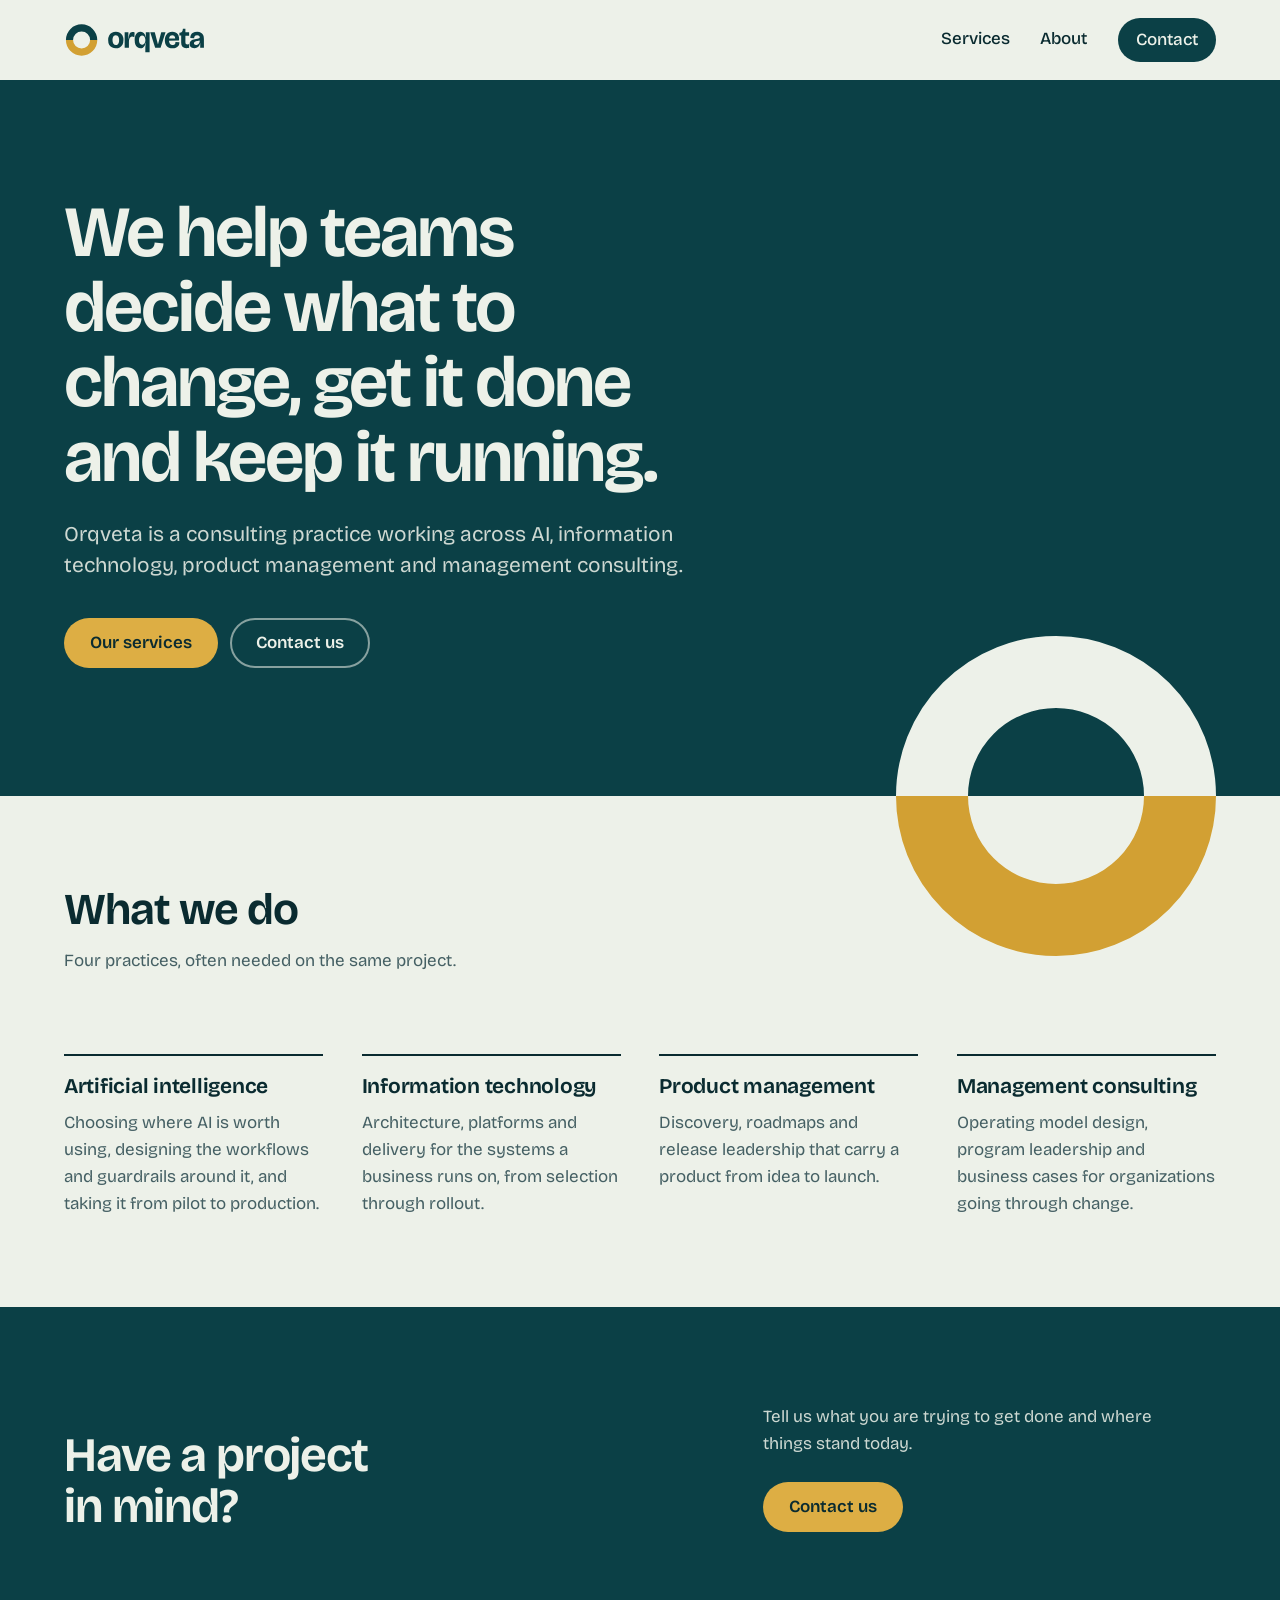
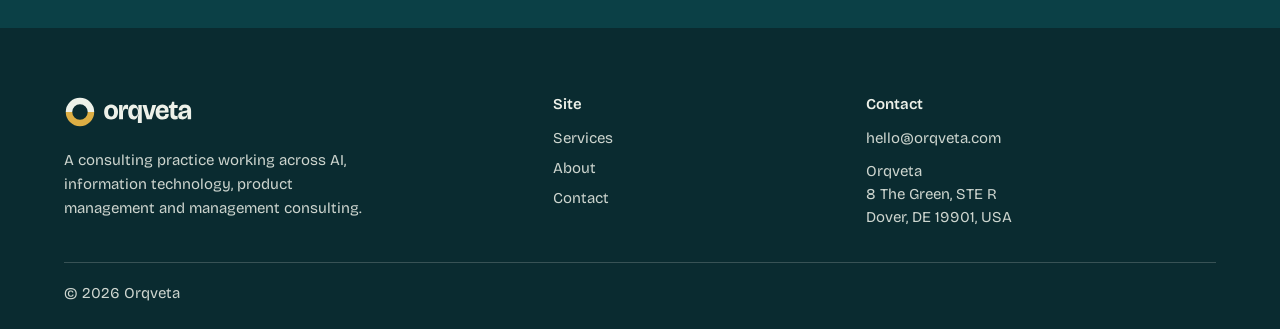
<file: index.html>
<!DOCTYPE html>
<html lang="en">
<head>
<meta charset="utf-8">
<meta name="viewport" content="width=device-width, initial-scale=1">
<title>Orqveta | AI, IT, product and management consulting</title>
<meta name="description" content="Orqveta is a consulting practice working across AI, information technology, product management and management consulting.">
<link rel="canonical" href="https://orqveta.com/">
<meta property="og:type" content="website">
<meta property="og:site_name" content="Orqveta">
<meta property="og:title" content="Orqveta | AI, IT, product and management consulting">
<meta property="og:description" content="Orqveta is a consulting practice working across AI, information technology, product management and management consulting.">
<meta property="og:url" content="https://orqveta.com/">
<meta property="og:image" content="https://orqveta.com/og.png">
<meta name="twitter:card" content="summary_large_image">
<meta name="theme-color" content="#0B4046">
<link rel="icon" href="favicon.svg" type="image/svg+xml">
<link rel="apple-touch-icon" href="apple-touch-icon.png">
<link rel="preload" href="bricolage.woff2" as="font" type="font/woff2" crossorigin>
<link rel="stylesheet" href="styles.css">
<script type="application/ld+json">{"@context": "https://schema.org", "@type": "Organization", "name": "Orqveta", "url": "https://orqveta.com/", "logo": "https://orqveta.com/apple-touch-icon.png", "email": "hello@orqveta.com", "description": "A consulting practice working across AI, information technology, product management and management consulting.", "address": {"@type": "PostalAddress", "streetAddress": "8 The Green, STE R", "addressLocality": "Dover", "addressRegion": "DE", "postalCode": "19901", "addressCountry": "US"}}</script>
</head>
<body>
<a class="skip" href="#main">Skip to content</a>
<header class="site-header">
  <div class="wrap bar">
    <a class="brand" href="./"><img src="orqveta-logo.svg" alt="Orqveta" width="142" height="44"></a>
    <nav class="nav" aria-label="Main">
      <a href="services.html">Services</a>
      <a href="about.html">About</a>
      <a class="nav-cta" href="contact.html">Contact</a>
    </nav>
  </div>
</header>
<main id="main">
<section class="hero">
  <div class="wrap hero-inner">
    <h1>We help teams decide what to change, get it done and keep it running.</h1>
    <p class="lead">Orqveta is a consulting practice working across AI, information technology, product management and management consulting.</p>
    <p class="actions"><a class="btn btn-brass" href="services.html">Our services</a><a class="btn btn-line" href="contact.html">Contact us</a></p>
    <span class="ring" aria-hidden="true"></span>
  </div>
</section>
<section class="section below-hero">
  <div class="wrap">
    <div class="section-head">
      <h2>What we do</h2>
      <p>Four practices, often needed on the same project.</p>
    </div>
    <div class="practices">
      <article class="practice"><h3><a href="services.html#ai">Artificial intelligence</a></h3><p>Choosing where AI is worth using, designing the workflows and guardrails around it, and taking it from pilot to production.</p></article>
      <article class="practice"><h3><a href="services.html#it">Information technology</a></h3><p>Architecture, platforms and delivery for the systems a business runs on, from selection through rollout.</p></article>
      <article class="practice"><h3><a href="services.html#product">Product management</a></h3><p>Discovery, roadmaps and release leadership that carry a product from idea to launch.</p></article>
      <article class="practice"><h3><a href="services.html#management">Management consulting</a></h3><p>Operating model design, program leadership and business cases for organizations going through change.</p></article>
    </div>
  </div>
</section>
</main>
<section class="cta">
  <div class="wrap cta-inner">
    <h2>Have a project in mind?</h2>
    <div>
      <p>Tell us what you are trying to get done and where things stand today.</p>
      <p class="actions"><a class="btn btn-brass" href="contact.html">Contact us</a></p>
    </div>
  </div>
</section>
<footer class="site-footer">
  <div class="wrap">
    <div class="footer-grid">
      <div class="footer-brand">
        <img src="orqveta-logo-light.svg" alt="Orqveta" width="129" height="40">
        <p>A consulting practice working across AI, information technology, product management and management consulting.</p>
      </div>
      <div>
        <h2>Site</h2>
        <ul>
          <li><a href="services.html">Services</a></li>
          <li><a href="about.html">About</a></li>
          <li><a href="contact.html">Contact</a></li>
        </ul>
      </div>
      <div>
        <h2>Contact</h2>
        <p><a href="mailto:hello@orqveta.com">hello@orqveta.com</a></p>
        <address>Orqveta<br>8 The Green, STE R<br>Dover, DE 19901, USA</address>
      </div>
    </div>
    <p class="legal">&copy; 2026 Orqveta</p>
  </div>
</footer>
</body>
</html>
</file>
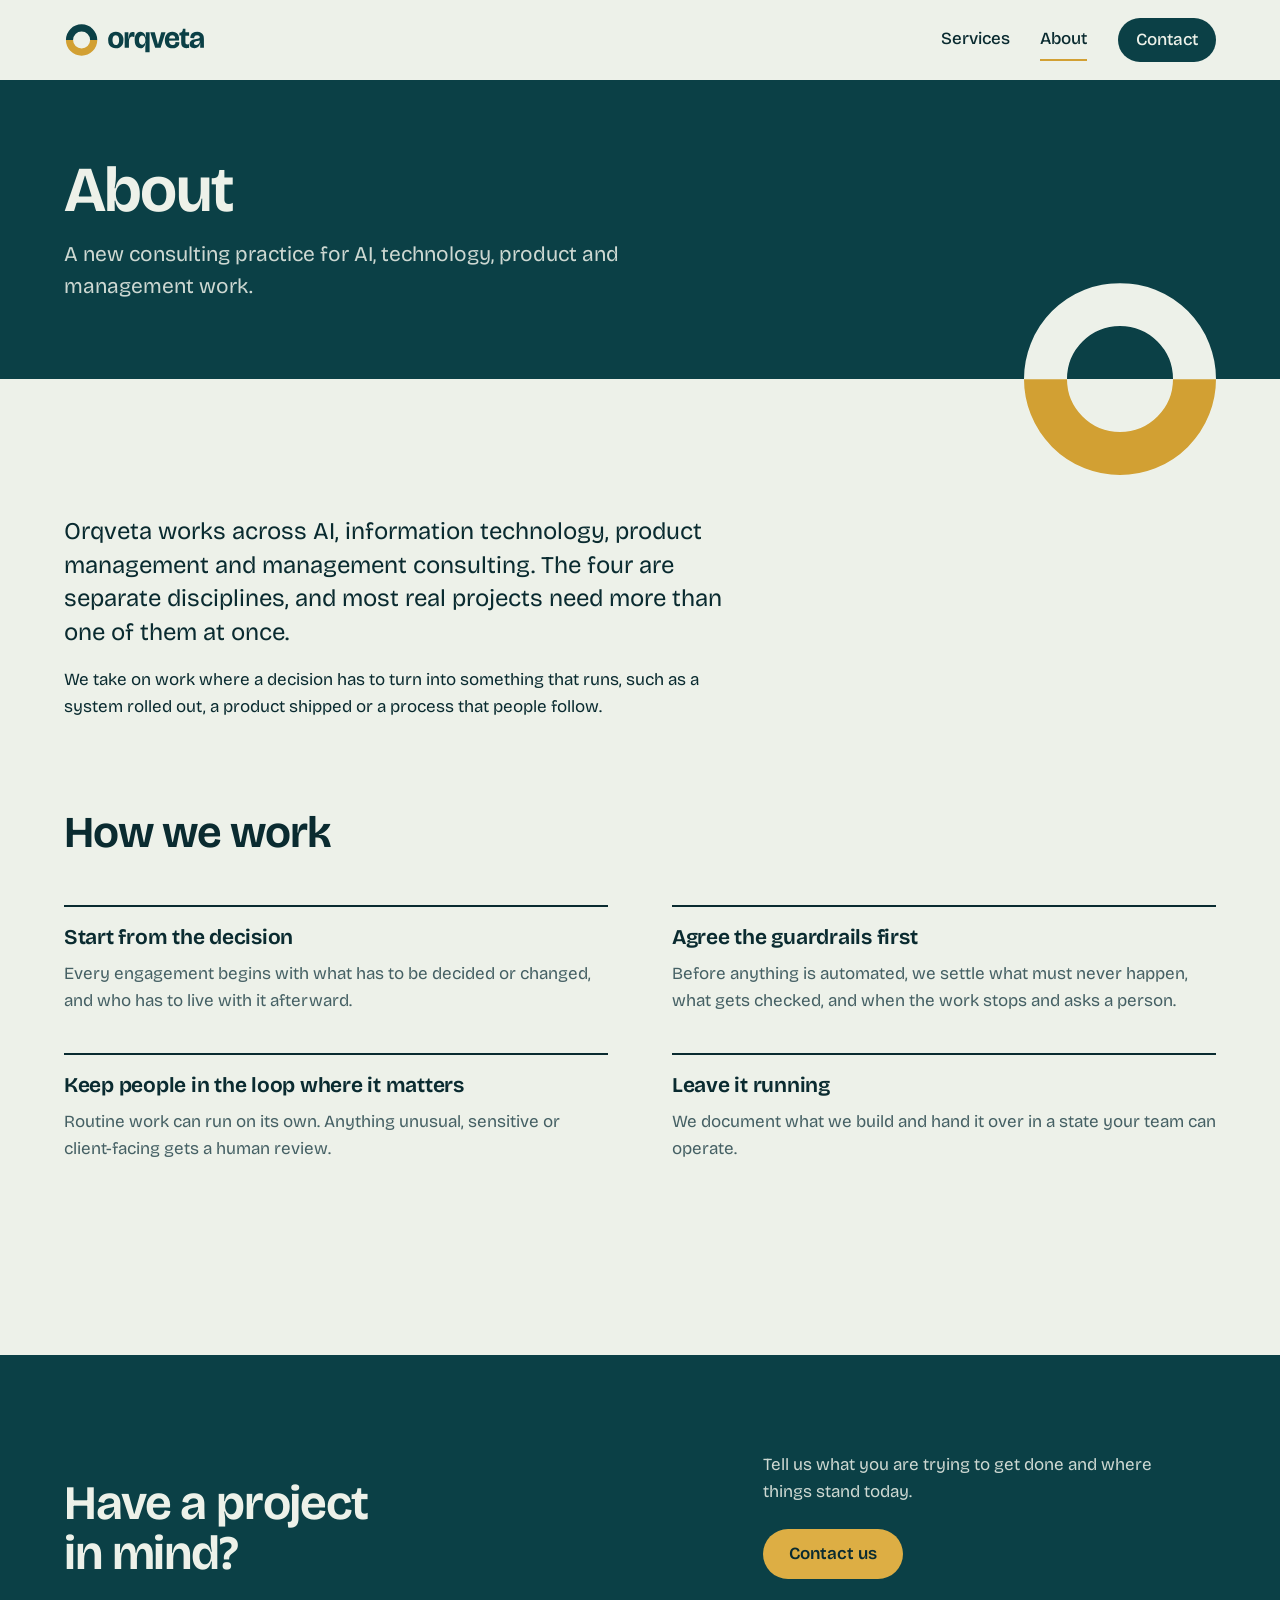
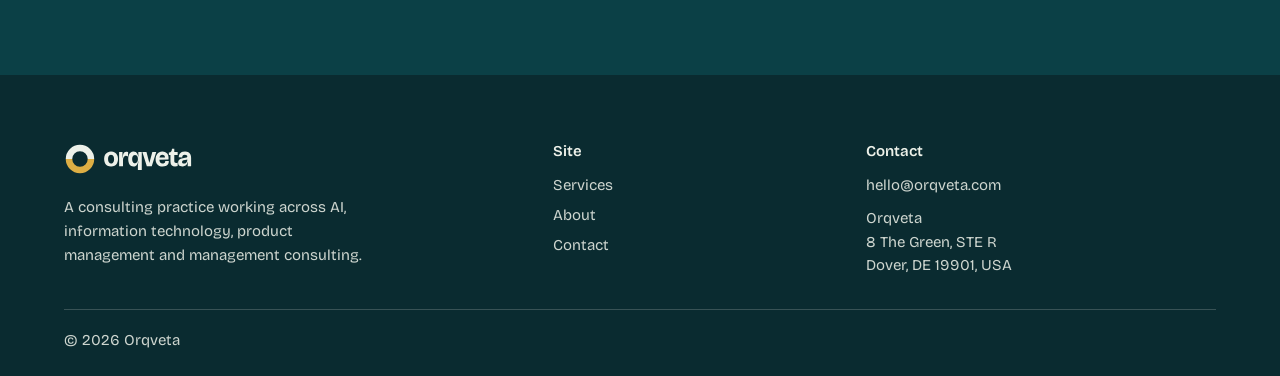
<file: about.html>
<!DOCTYPE html>
<html lang="en">
<head>
<meta charset="utf-8">
<meta name="viewport" content="width=device-width, initial-scale=1">
<title>About | Orqveta</title>
<meta name="description" content="Orqveta is a new consulting practice for AI, technology, product and management work.">
<link rel="canonical" href="https://orqveta.com/about.html">
<meta property="og:type" content="website">
<meta property="og:site_name" content="Orqveta">
<meta property="og:title" content="About | Orqveta">
<meta property="og:description" content="Orqveta is a new consulting practice for AI, technology, product and management work.">
<meta property="og:url" content="https://orqveta.com/about.html">
<meta property="og:image" content="https://orqveta.com/og.png">
<meta name="twitter:card" content="summary_large_image">
<meta name="theme-color" content="#0B4046">
<link rel="icon" href="favicon.svg" type="image/svg+xml">
<link rel="apple-touch-icon" href="apple-touch-icon.png">
<link rel="preload" href="bricolage.woff2" as="font" type="font/woff2" crossorigin>
<link rel="stylesheet" href="styles.css">
</head>
<body>
<a class="skip" href="#main">Skip to content</a>
<header class="site-header">
  <div class="wrap bar">
    <a class="brand" href="./"><img src="orqveta-logo.svg" alt="Orqveta" width="142" height="44"></a>
    <nav class="nav" aria-label="Main">
      <a href="services.html">Services</a>
      <a href="about.html" aria-current="page">About</a>
      <a class="nav-cta" href="contact.html">Contact</a>
    </nav>
  </div>
</header>
<main id="main">
<section class="page-hero">
  <div class="wrap page-hero-inner">
    <h1>About</h1>
    <p class="lead">A new consulting practice for AI, technology, product and management work.</p>
    <span class="ring" aria-hidden="true"></span>
  </div>
</section>
<div class="wrap page-body">
  <div class="prose">
    <p class="big">Orqveta works across AI, information technology, product management and management consulting. The four are separate disciplines, and most real projects need more than one of them at once.</p>
    <p>We take on work where a decision has to turn into something that runs, such as a system rolled out, a product shipped or a process that people follow.</p>
  </div>
  <section class="section" aria-labelledby="how">
    <div class="section-head">
      <h2 id="how">How we work</h2>
    </div>
    <div class="principles">
      <article class="practice"><h3>Start from the decision</h3><p>Every engagement begins with what has to be decided or changed, and who has to live with it afterward.</p></article>
      <article class="practice"><h3>Agree the guardrails first</h3><p>Before anything is automated, we settle what must never happen, what gets checked, and when the work stops and asks a person.</p></article>
      <article class="practice"><h3>Keep people in the loop where it matters</h3><p>Routine work can run on its own. Anything unusual, sensitive or client-facing gets a human review.</p></article>
      <article class="practice"><h3>Leave it running</h3><p>We document what we build and hand it over in a state your team can operate.</p></article>
    </div>
  </section>
</div>
</main>
<section class="cta">
  <div class="wrap cta-inner">
    <h2>Have a project in mind?</h2>
    <div>
      <p>Tell us what you are trying to get done and where things stand today.</p>
      <p class="actions"><a class="btn btn-brass" href="contact.html">Contact us</a></p>
    </div>
  </div>
</section>
<footer class="site-footer">
  <div class="wrap">
    <div class="footer-grid">
      <div class="footer-brand">
        <img src="orqveta-logo-light.svg" alt="Orqveta" width="129" height="40">
        <p>A consulting practice working across AI, information technology, product management and management consulting.</p>
      </div>
      <div>
        <h2>Site</h2>
        <ul>
          <li><a href="services.html">Services</a></li>
          <li><a href="about.html">About</a></li>
          <li><a href="contact.html">Contact</a></li>
        </ul>
      </div>
      <div>
        <h2>Contact</h2>
        <p><a href="mailto:hello@orqveta.com">hello@orqveta.com</a></p>
        <address>Orqveta<br>8 The Green, STE R<br>Dover, DE 19901, USA</address>
      </div>
    </div>
    <p class="legal">&copy; 2026 Orqveta</p>
  </div>
</footer>
</body>
</html>
</file>
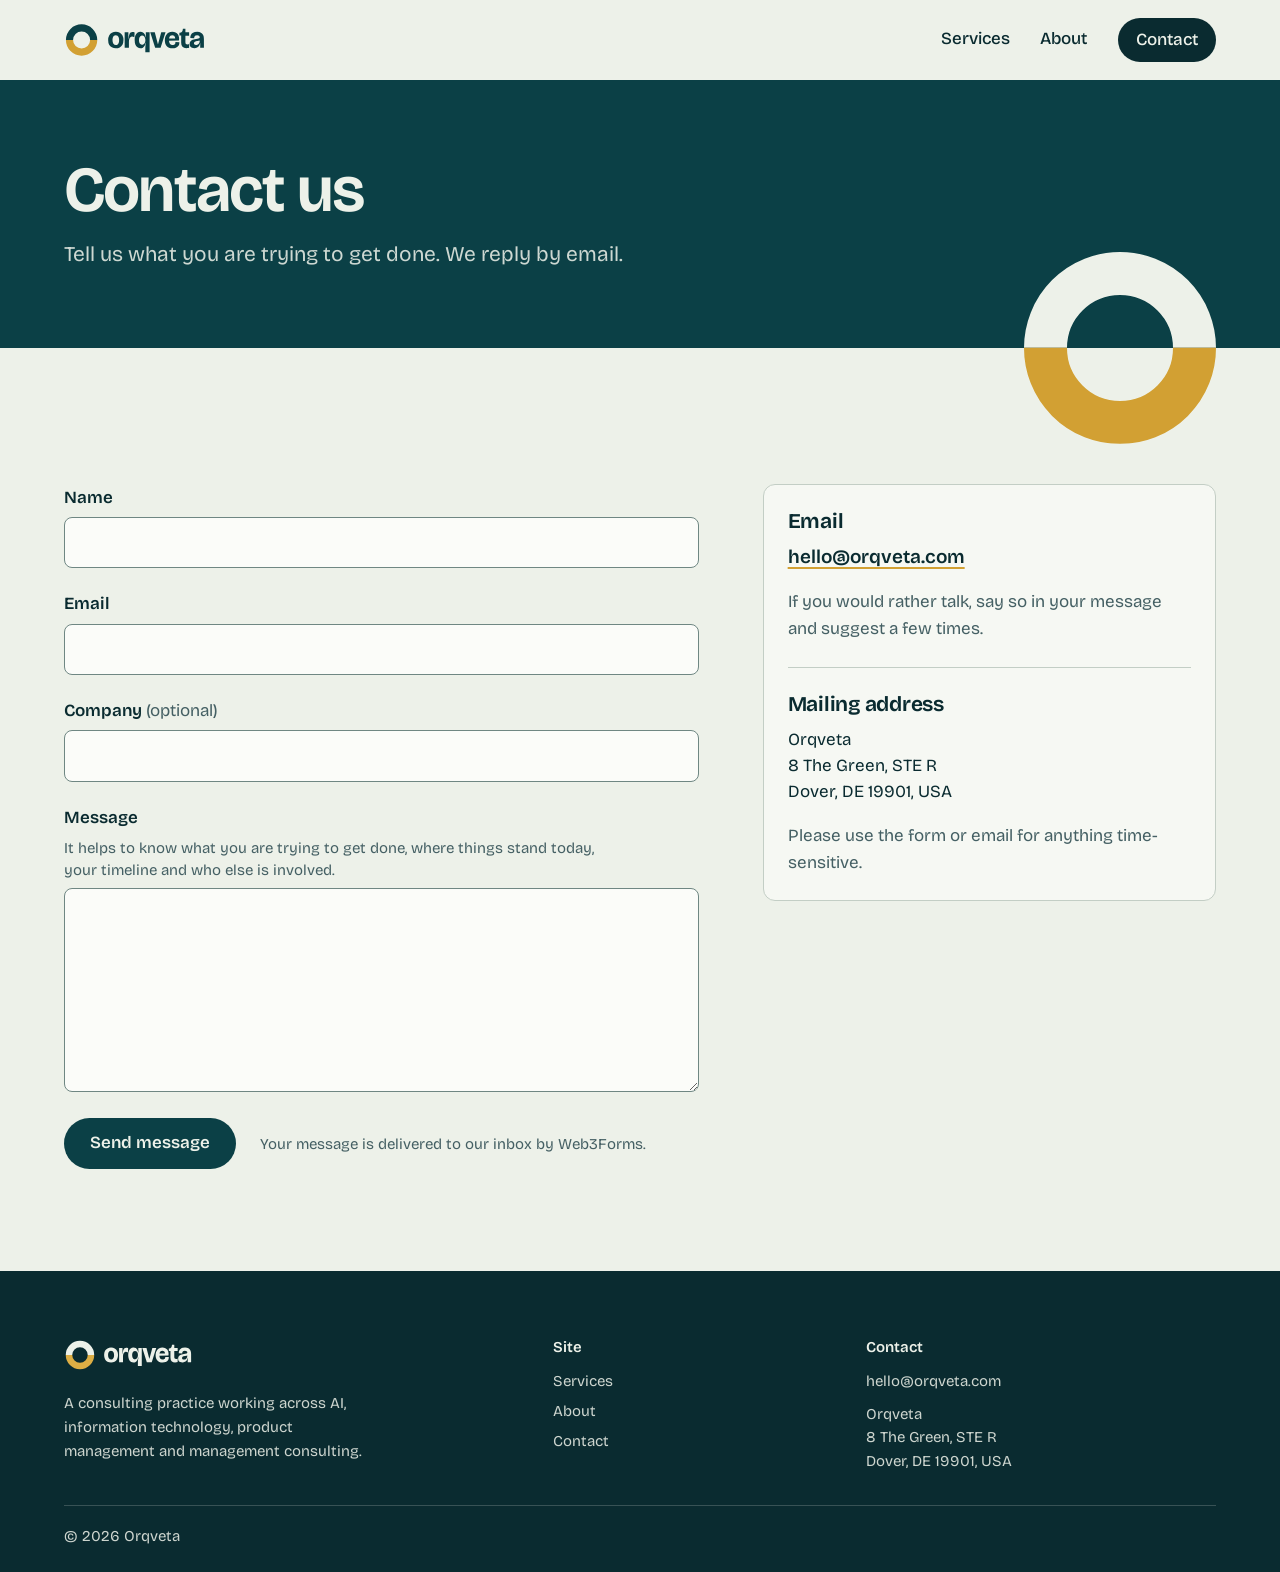
<file: contact.html>
<!DOCTYPE html>
<html lang="en">
<head>
<meta charset="utf-8">
<meta name="viewport" content="width=device-width, initial-scale=1">
<title>Contact | Orqveta</title>
<meta name="description" content="Contact Orqveta: send a message or email hello@orqveta.com.">
<link rel="canonical" href="https://orqveta.com/contact.html">
<meta property="og:type" content="website">
<meta property="og:site_name" content="Orqveta">
<meta property="og:title" content="Contact | Orqveta">
<meta property="og:description" content="Contact Orqveta: send a message or email hello@orqveta.com.">
<meta property="og:url" content="https://orqveta.com/contact.html">
<meta property="og:image" content="https://orqveta.com/og.png">
<meta name="twitter:card" content="summary_large_image">
<meta name="theme-color" content="#0B4046">
<link rel="icon" href="favicon.svg" type="image/svg+xml">
<link rel="apple-touch-icon" href="apple-touch-icon.png">
<link rel="preload" href="bricolage.woff2" as="font" type="font/woff2" crossorigin>
<link rel="stylesheet" href="styles.css">
</head>
<body>
<a class="skip" href="#main">Skip to content</a>
<header class="site-header">
  <div class="wrap bar">
    <a class="brand" href="./"><img src="orqveta-logo.svg" alt="Orqveta" width="142" height="44"></a>
    <nav class="nav" aria-label="Main">
      <a href="services.html">Services</a>
      <a href="about.html">About</a>
      <a class="nav-cta" href="contact.html" aria-current="page">Contact</a>
    </nav>
  </div>
</header>
<main id="main">
<section class="page-hero">
  <div class="wrap page-hero-inner">
    <h1>Contact us</h1>
    <p class="lead">Tell us what you are trying to get done. We reply by email.</p>
    <span class="ring" aria-hidden="true"></span>
  </div>
</section>
<div class="wrap page-body">
  <div class="contact-grid">
    <div class="contact-main">
      <form class="form" id="contact-form" action="https://api.web3forms.com/submit" method="POST" aria-label="Send us a message">
        <input type="hidden" name="access_key" value="6e7c0cfa-b5b7-4a7d-a3df-3634175bc1e8">
        <input type="hidden" name="subject" value="New message from orqveta.com">
        <input type="hidden" name="from_name" value="Orqveta website">
        <input type="hidden" name="redirect" value="https://orqveta.com/thanks.html">
        <input type="checkbox" name="botcheck" tabindex="-1" autocomplete="off" style="display:none">
        <div class="field">
          <label for="name">Name</label>
          <input id="name" name="name" type="text" autocomplete="name" maxlength="100" required aria-describedby="name-error">
          <p class="field-error" id="name-error" hidden></p>
        </div>
        <div class="field">
          <label for="email">Email</label>
          <input id="email" name="email" type="email" autocomplete="email" maxlength="254" required aria-describedby="email-error">
          <p class="field-error" id="email-error" hidden></p>
        </div>
        <div class="field">
          <label for="company">Company <span class="opt">(optional)</span></label>
          <input id="company" name="company" type="text" autocomplete="organization" maxlength="120">
        </div>
        <div class="field">
          <label for="message">Message</label>
          <p class="hint" id="message-hint">It helps to know what you are trying to get done, where things stand today, your timeline and who else is involved.</p>
          <textarea id="message" name="message" rows="7" maxlength="5000" required aria-describedby="message-hint message-error"></textarea>
          <p class="field-error" id="message-error" hidden></p>
        </div>
        <div class="form-end">
          <button class="btn btn-deep" type="submit">Send message</button>
          <p class="form-note">Your message is delivered to our inbox by Web3Forms.</p>
        </div>
        <p class="form-status" id="form-status" role="alert" hidden></p>
      </form>
      <div class="sent" id="form-sent" hidden>
        <h2 tabindex="-1">Message sent</h2>
        <p>Thank you. We will reply by email.</p>
      </div>
    </div>
    <aside class="card" aria-label="Other ways to reach us">
      <h2>Email</h2>
      <p class="card-mail"><a href="mailto:hello@orqveta.com">hello@orqveta.com</a></p>
      <p>If you would rather talk, say so in your message and suggest a few times.</p>
      <h2>Mailing address</h2>
      <address>Orqveta<br>8 The Green, STE R<br>Dover, DE 19901, USA</address>
      <p>Please use the form or email for anything time-sensitive.</p>
    </aside>
  </div>
</div>
</main>
<footer class="site-footer">
  <div class="wrap">
    <div class="footer-grid">
      <div class="footer-brand">
        <img src="orqveta-logo-light.svg" alt="Orqveta" width="129" height="40">
        <p>A consulting practice working across AI, information technology, product management and management consulting.</p>
      </div>
      <div>
        <h2>Site</h2>
        <ul>
          <li><a href="services.html">Services</a></li>
          <li><a href="about.html">About</a></li>
          <li><a href="contact.html">Contact</a></li>
        </ul>
      </div>
      <div>
        <h2>Contact</h2>
        <p><a href="mailto:hello@orqveta.com">hello@orqveta.com</a></p>
        <address>Orqveta<br>8 The Green, STE R<br>Dover, DE 19901, USA</address>
      </div>
    </div>
    <p class="legal">&copy; 2026 Orqveta</p>
  </div>
</footer>
<script>
(function () {
  var form = document.getElementById("contact-form");
  if (!form || !window.fetch || !window.FormData) return;

  var status = document.getElementById("form-status");
  var sent = document.getElementById("form-sent");
  var button = form.querySelector('button[type="submit"]');
  var idle = button.textContent;
  var required = {
    name: "Enter your name.",
    email: "Enter an email address we can reply to.",
    message: "Write a short message."
  };

  form.noValidate = true;

  function mark(field, text) {
    var note = document.getElementById(field.id + "-error");
    if (text) {
      field.setAttribute("aria-invalid", "true");
      note.textContent = text;
      note.hidden = false;
    } else {
      field.removeAttribute("aria-invalid");
      note.textContent = "";
      note.hidden = true;
    }
  }

  function firstProblem() {
    var first = null;
    Object.keys(required).forEach(function (name) {
      var field = form.elements[name];
      var bad = !field.value.trim() || !field.validity.valid;
      mark(field, bad ? required[name] : "");
      if (bad && !first) first = field;
    });
    return first;
  }

  Object.keys(required).forEach(function (name) {
    form.elements[name].addEventListener("input", function () {
      if (this.getAttribute("aria-invalid")) mark(this, "");
    });
  });

  function busy(on) {
    button.disabled = on;
    button.textContent = on ? "Sending\u2026" : idle;
    if (on) form.setAttribute("aria-busy", "true");
    else form.removeAttribute("aria-busy");
  }

  form.addEventListener("submit", function (event) {
    event.preventDefault();
    status.hidden = true;
    var problem = firstProblem();
    if (problem) {
      problem.focus();
      return;
    }

    var data = {};
    new FormData(form).forEach(function (value, key) {
      if (key !== "redirect") data[key] = value;
    });

    var control = window.AbortController ? new AbortController() : null;
    var timer = setTimeout(function () { if (control) control.abort(); }, 20000);
    busy(true);

    fetch(form.getAttribute("action"), {
      method: "POST",
      headers: { "Content-Type": "application/json", "Accept": "application/json" },
      body: JSON.stringify(data),
      signal: control ? control.signal : undefined
    }).then(function (response) {
      return response.json().catch(function () { return {}; }).then(function (body) {
        if (!response.ok || body.success === false) throw new Error("not sent");
      });
    }).then(function () {
      clearTimeout(timer);
      form.hidden = true;
      sent.hidden = false;
      sent.querySelector("h2").focus();
    }).catch(function () {
      clearTimeout(timer);
      busy(false);
      status.innerHTML = 'Your message was not sent. Try again, or email <a href="mailto:hello@orqveta.com">hello@orqveta.com</a>.';
      status.hidden = false;
    });
  });
})();
</script>
</body>
</html>
</file>
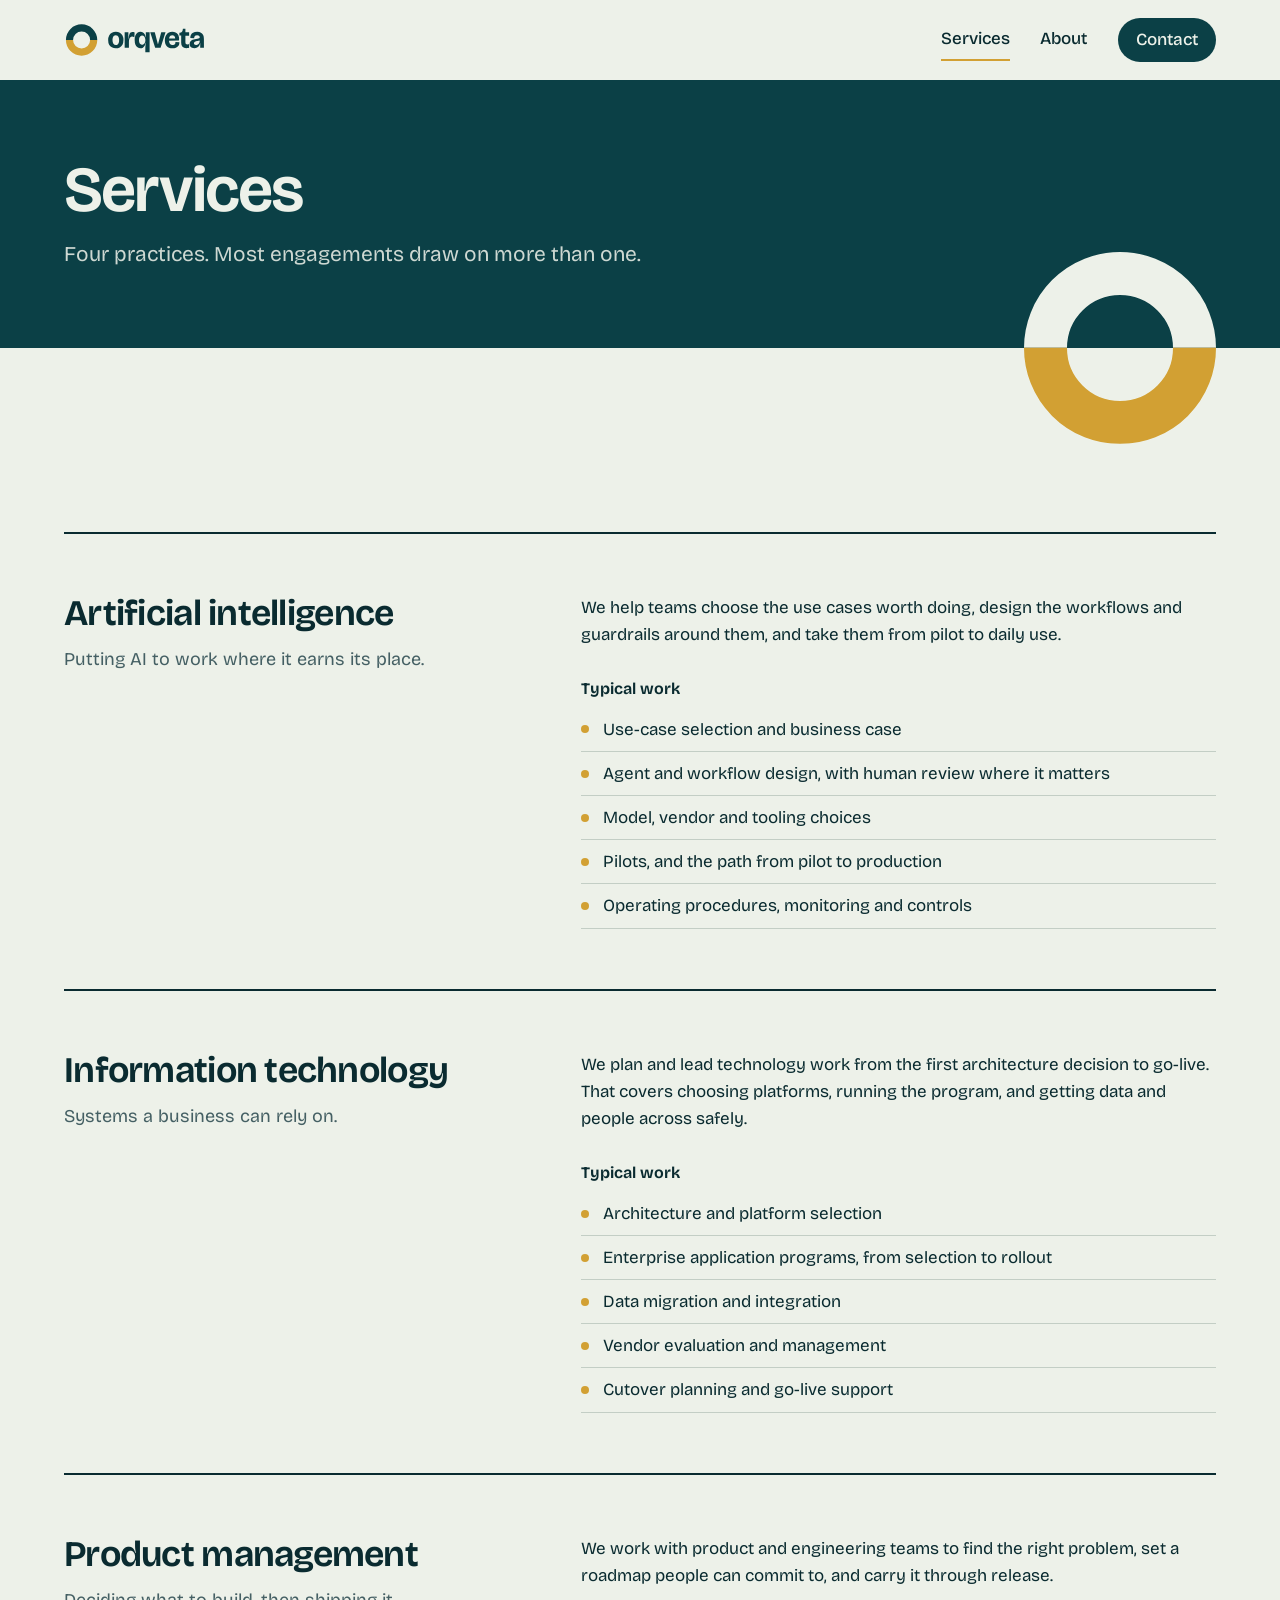
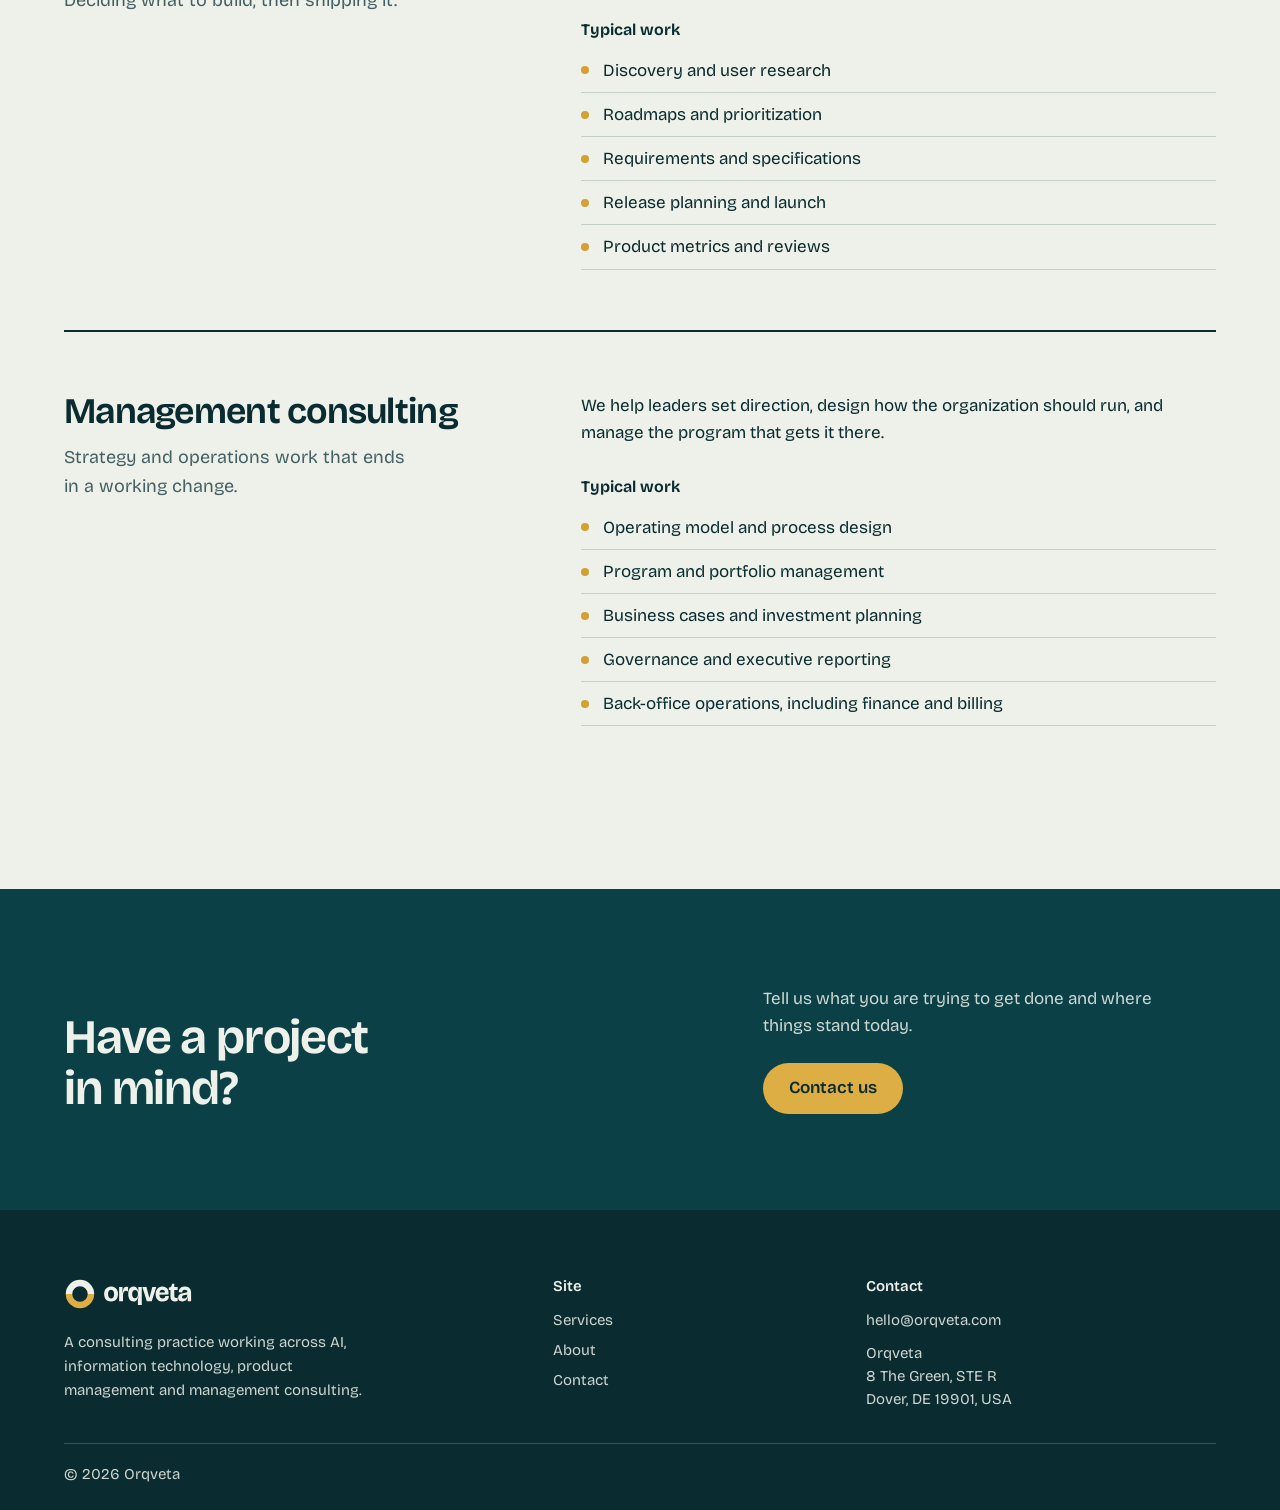
<file: services.html>
<!DOCTYPE html>
<html lang="en">
<head>
<meta charset="utf-8">
<meta name="viewport" content="width=device-width, initial-scale=1">
<title>Services | Orqveta</title>
<meta name="description" content="Orqveta's four practices: artificial intelligence, information technology, product management and management consulting.">
<link rel="canonical" href="https://orqveta.com/services.html">
<meta property="og:type" content="website">
<meta property="og:site_name" content="Orqveta">
<meta property="og:title" content="Services | Orqveta">
<meta property="og:description" content="Orqveta's four practices: artificial intelligence, information technology, product management and management consulting.">
<meta property="og:url" content="https://orqveta.com/services.html">
<meta property="og:image" content="https://orqveta.com/og.png">
<meta name="twitter:card" content="summary_large_image">
<meta name="theme-color" content="#0B4046">
<link rel="icon" href="favicon.svg" type="image/svg+xml">
<link rel="apple-touch-icon" href="apple-touch-icon.png">
<link rel="preload" href="bricolage.woff2" as="font" type="font/woff2" crossorigin>
<link rel="stylesheet" href="styles.css">
</head>
<body>
<a class="skip" href="#main">Skip to content</a>
<header class="site-header">
  <div class="wrap bar">
    <a class="brand" href="./"><img src="orqveta-logo.svg" alt="Orqveta" width="142" height="44"></a>
    <nav class="nav" aria-label="Main">
      <a href="services.html" aria-current="page">Services</a>
      <a href="about.html">About</a>
      <a class="nav-cta" href="contact.html">Contact</a>
    </nav>
  </div>
</header>
<main id="main">
<section class="page-hero">
  <div class="wrap page-hero-inner">
    <h1>Services</h1>
    <p class="lead">Four practices. Most engagements draw on more than one.</p>
    <span class="ring" aria-hidden="true"></span>
  </div>
</section>
<div class="wrap page-body">
    <section class="service" id="ai">
      <div>
        <h2>Artificial intelligence</h2>
        <p class="pitch">Putting AI to work where it earns its place.</p>
      </div>
      <div class="service-body">
        <p>We help teams choose the use cases worth doing, design the workflows and guardrails around them, and take them from pilot to daily use.</p>
        <h3>Typical work</h3>
        <ul class="ticks">
          <li>Use-case selection and business case</li>
          <li>Agent and workflow design, with human review where it matters</li>
          <li>Model, vendor and tooling choices</li>
          <li>Pilots, and the path from pilot to production</li>
          <li>Operating procedures, monitoring and controls</li>
        </ul>
      </div>
    </section>
    <section class="service" id="it">
      <div>
        <h2>Information technology</h2>
        <p class="pitch">Systems a business can rely on.</p>
      </div>
      <div class="service-body">
        <p>We plan and lead technology work from the first architecture decision to go-live. That covers choosing platforms, running the program, and getting data and people across safely.</p>
        <h3>Typical work</h3>
        <ul class="ticks">
          <li>Architecture and platform selection</li>
          <li>Enterprise application programs, from selection to rollout</li>
          <li>Data migration and integration</li>
          <li>Vendor evaluation and management</li>
          <li>Cutover planning and go-live support</li>
        </ul>
      </div>
    </section>
    <section class="service" id="product">
      <div>
        <h2>Product management</h2>
        <p class="pitch">Deciding what to build, then shipping it.</p>
      </div>
      <div class="service-body">
        <p>We work with product and engineering teams to find the right problem, set a roadmap people can commit to, and carry it through release.</p>
        <h3>Typical work</h3>
        <ul class="ticks">
          <li>Discovery and user research</li>
          <li>Roadmaps and prioritization</li>
          <li>Requirements and specifications</li>
          <li>Release planning and launch</li>
          <li>Product metrics and reviews</li>
        </ul>
      </div>
    </section>
    <section class="service" id="management">
      <div>
        <h2>Management consulting</h2>
        <p class="pitch">Strategy and operations work that ends in a working change.</p>
      </div>
      <div class="service-body">
        <p>We help leaders set direction, design how the organization should run, and manage the program that gets it there.</p>
        <h3>Typical work</h3>
        <ul class="ticks">
          <li>Operating model and process design</li>
          <li>Program and portfolio management</li>
          <li>Business cases and investment planning</li>
          <li>Governance and executive reporting</li>
          <li>Back-office operations, including finance and billing</li>
        </ul>
      </div>
    </section>
</div>
</main>
<section class="cta">
  <div class="wrap cta-inner">
    <h2>Have a project in mind?</h2>
    <div>
      <p>Tell us what you are trying to get done and where things stand today.</p>
      <p class="actions"><a class="btn btn-brass" href="contact.html">Contact us</a></p>
    </div>
  </div>
</section>
<footer class="site-footer">
  <div class="wrap">
    <div class="footer-grid">
      <div class="footer-brand">
        <img src="orqveta-logo-light.svg" alt="Orqveta" width="129" height="40">
        <p>A consulting practice working across AI, information technology, product management and management consulting.</p>
      </div>
      <div>
        <h2>Site</h2>
        <ul>
          <li><a href="services.html">Services</a></li>
          <li><a href="about.html">About</a></li>
          <li><a href="contact.html">Contact</a></li>
        </ul>
      </div>
      <div>
        <h2>Contact</h2>
        <p><a href="mailto:hello@orqveta.com">hello@orqveta.com</a></p>
        <address>Orqveta<br>8 The Green, STE R<br>Dover, DE 19901, USA</address>
      </div>
    </div>
    <p class="legal">&copy; 2026 Orqveta</p>
  </div>
</footer>
</body>
</html>
</file>
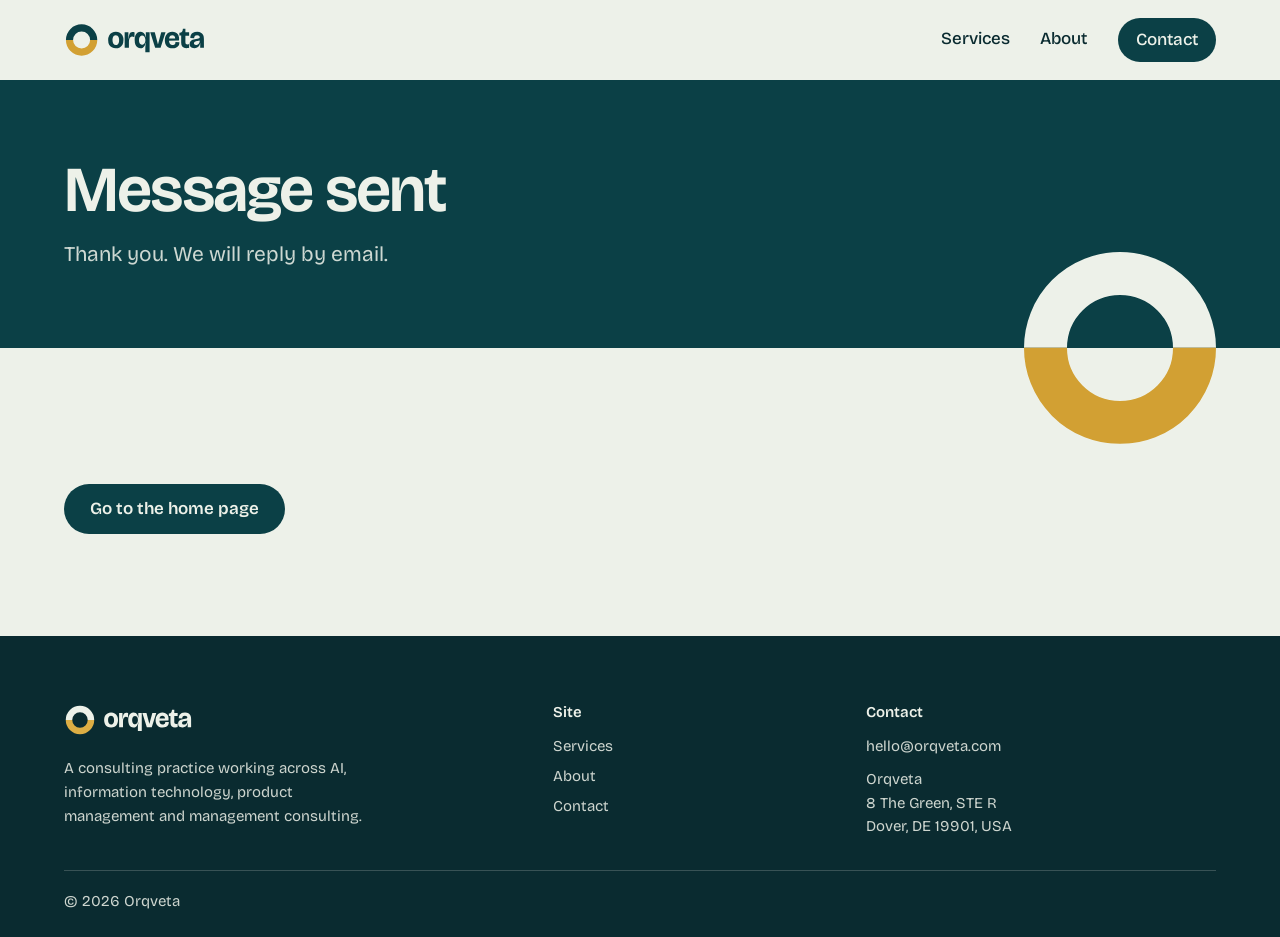
<file: thanks.html>
<!DOCTYPE html>
<html lang="en">
<head>
<meta charset="utf-8">
<meta name="viewport" content="width=device-width, initial-scale=1">
<title>Message sent | Orqveta</title>
<meta name="description" content="Your message to Orqveta was sent.">
<link rel="canonical" href="https://orqveta.com/thanks.html">
<meta property="og:type" content="website">
<meta property="og:site_name" content="Orqveta">
<meta property="og:title" content="Message sent | Orqveta">
<meta property="og:description" content="Your message to Orqveta was sent.">
<meta property="og:url" content="https://orqveta.com/thanks.html">
<meta property="og:image" content="https://orqveta.com/og.png">
<meta name="twitter:card" content="summary_large_image">
<meta name="theme-color" content="#0B4046">
<link rel="icon" href="favicon.svg" type="image/svg+xml">
<link rel="apple-touch-icon" href="apple-touch-icon.png">
<link rel="preload" href="bricolage.woff2" as="font" type="font/woff2" crossorigin>
<link rel="stylesheet" href="styles.css">
<meta name="robots" content="noindex">
</head>
<body>
<a class="skip" href="#main">Skip to content</a>
<header class="site-header">
  <div class="wrap bar">
    <a class="brand" href="./"><img src="orqveta-logo.svg" alt="Orqveta" width="142" height="44"></a>
    <nav class="nav" aria-label="Main">
      <a href="services.html">Services</a>
      <a href="about.html">About</a>
      <a class="nav-cta" href="contact.html">Contact</a>
    </nav>
  </div>
</header>
<main id="main">
<section class="page-hero">
  <div class="wrap page-hero-inner">
    <h1>Message sent</h1>
    <p class="lead">Thank you. We will reply by email.</p>
    <span class="ring" aria-hidden="true"></span>
  </div>
</section>
<div class="wrap page-body">
  <p class="actions" style="margin-top:0"><a class="btn btn-deep" href="./">Go to the home page</a></p>
</div>
</main>
<footer class="site-footer">
  <div class="wrap">
    <div class="footer-grid">
      <div class="footer-brand">
        <img src="orqveta-logo-light.svg" alt="Orqveta" width="129" height="40">
        <p>A consulting practice working across AI, information technology, product management and management consulting.</p>
      </div>
      <div>
        <h2>Site</h2>
        <ul>
          <li><a href="services.html">Services</a></li>
          <li><a href="about.html">About</a></li>
          <li><a href="contact.html">Contact</a></li>
        </ul>
      </div>
      <div>
        <h2>Contact</h2>
        <p><a href="mailto:hello@orqveta.com">hello@orqveta.com</a></p>
        <address>Orqveta<br>8 The Green, STE R<br>Dover, DE 19901, USA</address>
      </div>
    </div>
    <p class="legal">&copy; 2026 Orqveta</p>
  </div>
</footer>
</body>
</html>
</file>
<file: styles.css>
:root {
  /* Layout: pale pages, each opening with a deep band. The band's lower edge
     is a horizon, and the ring from the logo sits on it: pale above the
     line, brass below. Content is left-aligned on a 76rem measure. */
  --deep: #0B4046;        /* peacock field */
  --pale: #EDF1E9;        /* celadon paper */
  --ink: #0A2B30;         /* text on pale, footer field */
  --soft: #456064;        /* secondary text on pale */
  --rule: #C3CEC5;        /* hairlines on pale */
  --brass: #DDAE44;       /* accent on deep fields */
  --brass-deep: #D2A033;  /* accent on pale fields */
  --field-line: #6F8783;  /* form field borders, 3.4:1 on pale */
  --error: #A63A22;       /* form errors, 5.6:1 on pale */
  --on-deep: rgb(237 241 233 / 0.86);
  --face: "Bricolage Grotesque", "Avenir Next", "Segoe UI", system-ui, sans-serif;
  --gutter: clamp(1.25rem, 5vw, 4.5rem);
  --measure: 76rem;
  --ring-lg: clamp(12rem, 25vw, 21rem);
  --ring-sm: clamp(9rem, 15vw, 13rem);
  color-scheme: only light;
}

@font-face {
  font-family: "Bricolage Grotesque";
  src: url("bricolage.woff2") format("woff2");
  font-weight: 200 800;
  font-style: normal;
  font-display: swap;
}

*, *::before, *::after { box-sizing: border-box; }

html {
  -webkit-text-size-adjust: 100%;
  text-size-adjust: 100%;
  scroll-behavior: smooth;
}

body {
  margin: 0;
  background: var(--pale);
  color: var(--ink);
  font-family: var(--face);
  font-size: 1.0625rem;
  line-height: 1.6;
  font-optical-sizing: auto;
  -webkit-font-smoothing: antialiased;
  text-rendering: optimizeLegibility;
}

h1, h2, h3, p, ul, dl, dd, address { margin: 0; }
ul { padding: 0; list-style: none; }
img { display: block; max-width: 100%; height: auto; }
a { color: inherit; }
address { font-style: normal; }

::selection { background: var(--brass); color: var(--ink); }

:focus-visible {
  outline: 3px solid var(--brass-deep);
  outline-offset: 3px;
  border-radius: 2px;
}

.wrap {
  width: 100%;
  max-width: calc(var(--measure) + 2 * var(--gutter));
  margin-inline: auto;
  padding-inline: var(--gutter);
}

.skip {
  position: absolute;
  left: var(--gutter);
  top: -5rem;
  z-index: 10;
  padding: 0.5rem 0.875rem;
  border-radius: 0.375rem;
  background: var(--ink);
  color: var(--pale);
}
.skip:focus { top: 0.75rem; }

.visually-hidden {
  position: absolute;
  width: 1px;
  height: 1px;
  margin: -1px;
  overflow: hidden;
  clip-path: inset(50%);
  white-space: nowrap;
}

[hidden] { display: none !important; }

/* Header ---------------------------------------------------------------- */

.bar {
  display: flex;
  flex-wrap: wrap;
  align-items: center;
  justify-content: space-between;
  gap: 0.5rem 2rem;
  padding-block: 1.125rem;
}

.brand { display: block; }
.brand img { width: auto; height: 2.75rem; }

.nav {
  display: flex;
  flex-wrap: wrap;
  align-items: center;
  gap: 0.25rem clamp(1rem, 2.4vw, 2.25rem);
  font-weight: 500;
}

.nav a {
  padding-block: 0.375rem;
  border-bottom: 2px solid transparent;
  text-decoration: none;
}
.nav a:hover { border-bottom-color: var(--rule); }
.nav a[aria-current="page"] { border-bottom-color: var(--brass-deep); }

.nav a.nav-cta {
  padding: 0.5rem 1.125rem;
  border: 0;
  border-radius: 999px;
  background: var(--deep);
  color: var(--pale);
}
.nav a.nav-cta:hover,
.nav a.nav-cta[aria-current="page"] { background: var(--ink); }

/* Buttons --------------------------------------------------------------- */

.btn {
  display: inline-block;
  padding: 0.8125rem 1.5rem;
  border: 2px solid transparent;
  border-radius: 999px;
  font-weight: 600;
  line-height: 1.2;
  text-decoration: none;
}
.btn-brass { background: var(--brass); color: var(--ink); }
.btn-brass:hover { background: #E8BD5C; }
.btn-line { border-color: rgb(237 241 233 / 0.55); color: var(--pale); }
.btn-line:hover { border-color: var(--pale); }
.btn-deep { background: var(--deep); color: var(--pale); }
.btn-deep:hover { background: var(--ink); }

button.btn {
  font-family: inherit;
  font-size: inherit;
  cursor: pointer;
}
.btn[disabled] { opacity: 0.65; cursor: progress; }

.actions {
  display: flex;
  flex-wrap: wrap;
  gap: 0.75rem;
  margin-top: 2.25rem;
}

/* The ring on the horizon ---------------------------------------------- */

.ring {
  position: absolute;
  right: var(--gutter);
  bottom: calc(var(--d) / -2);
  width: var(--d);
  height: var(--d);
  pointer-events: none;
}
.ring::before,
.ring::after {
  content: "";
  position: absolute;
  inset: 0;
  border: calc(var(--d) * 0.228) solid;
  border-radius: 50%;
}
.ring::before { border-color: var(--pale); clip-path: inset(0 0 50% 0); }
.ring::after { border-color: var(--brass-deep); clip-path: inset(50% 0 0 0); }

/* Home hero ------------------------------------------------------------- */

.hero,
.page-hero {
  position: relative;
  z-index: 1;
  background: var(--deep);
  color: var(--pale);
}

.hero-inner {
  position: relative;
  padding-block: clamp(3.5rem, 9vw, 7.5rem) clamp(4rem, 10vw, 8.5rem);
}

.hero h1 {
  max-width: 17ch;
  font-size: clamp(2.25rem, 1.2rem + 4.3vw, 4.5rem);
  font-weight: 650;
  line-height: 1.04;
  letter-spacing: -0.028em;
  text-wrap: balance;
}

.lead {
  max-width: 46ch;
  margin-top: 1.5rem;
  color: var(--on-deep);
  font-size: clamp(1.125rem, 1rem + 0.5vw, 1.3125rem);
  line-height: 1.5;
}

.hero .ring { --d: var(--ring-lg); }

/* Interior page hero ---------------------------------------------------- */

.page-hero-inner {
  position: relative;
  padding-block: clamp(2.75rem, 6vw, 5rem);
}

.page-hero h1 {
  font-size: clamp(2.25rem, 1.3rem + 3.6vw, 4rem);
  font-weight: 650;
  line-height: 1.04;
  letter-spacing: -0.028em;
}

.page-hero .lead { max-width: 44ch; margin-top: 1rem; }
.page-hero .ring { --d: var(--ring-sm); }

.page-body {
  padding-block: calc(var(--ring-sm) / 2 + 2.5rem) clamp(3.5rem, 8vw, 6.5rem);
}

/* Sections -------------------------------------------------------------- */

.section { padding-block: clamp(3rem, 7vw, 6rem); }
.section + .section { padding-top: 0; }

.section-head h2 {
  font-size: clamp(1.75rem, 1.2rem + 2.2vw, 2.75rem);
  font-weight: 650;
  line-height: 1.08;
  letter-spacing: -0.022em;
}
.section-head p {
  max-width: 46ch;
  margin-top: 0.875rem;
  color: var(--soft);
}

.below-hero .section-head {
  min-height: calc(var(--ring-lg) / 2 - 2.5rem);
  padding-right: calc(var(--ring-lg) + 2rem);
}

/* Practices ------------------------------------------------------------- */

.practices {
  display: grid;
  grid-template-columns: repeat(4, minmax(0, 1fr));
  gap: clamp(1.5rem, 3vw, 2.75rem);
  margin-top: clamp(2rem, 4vw, 3rem);
}

.practice {
  display: grid;
  gap: 0.625rem;
  align-content: start;
  padding-top: 1.125rem;
  border-top: 2px solid var(--ink);
}

.practice h3,
.row strong {
  font-size: 1.3125rem;
  font-weight: 650;
  line-height: 1.2;
  letter-spacing: -0.012em;
}

.practice h3 a { text-decoration: none; }
.practice h3 a:hover,
a.row:hover strong {
  text-decoration: underline;
  text-decoration-color: var(--brass-deep);
  text-decoration-thickness: 2px;
  text-underline-offset: 0.2em;
}

.practice p { color: var(--soft); }

/* Ruled rows ------------------------------------------------------------ */

.rows {
  margin-top: clamp(2rem, 4vw, 3rem);
  border-top: 2px solid var(--ink);
}

.row {
  display: grid;
  grid-template-columns: minmax(0, 5fr) minmax(0, 7fr);
  gap: 0.375rem clamp(1.5rem, 4vw, 4rem);
  padding-block: 1.375rem;
  border-bottom: 1px solid var(--rule);
  text-decoration: none;
}
.row span { color: var(--soft); }

.more {
  display: inline-block;
  margin-top: 1.75rem;
  font-weight: 600;
  text-decoration-color: var(--brass-deep);
  text-decoration-thickness: 2px;
  text-underline-offset: 0.22em;
}

/* Closing band ---------------------------------------------------------- */

.cta { background: var(--deep); color: var(--pale); }

.cta-inner {
  display: grid;
  grid-template-columns: minmax(0, 7fr) minmax(0, 5fr);
  gap: clamp(1.5rem, 5vw, 5rem);
  align-items: end;
  padding-block: clamp(3rem, 8vw, 6rem);
}

.cta h2 {
  max-width: 16ch;
  font-size: clamp(1.75rem, 1.2rem + 2.4vw, 3rem);
  font-weight: 650;
  line-height: 1.06;
  letter-spacing: -0.024em;
  text-wrap: balance;
}

.cta p { max-width: 40ch; color: var(--on-deep); }
.cta .actions { margin-top: 1.5rem; }

/* Footer ---------------------------------------------------------------- */

.site-footer {
  background: var(--ink);
  color: var(--on-deep);
  font-size: 0.9375rem;
}

.footer-grid {
  display: grid;
  grid-template-columns: minmax(0, 5fr) minmax(0, 3fr) minmax(0, 4fr);
  gap: 2rem clamp(1.5rem, 4vw, 4rem);
  padding-block: clamp(2.5rem, 6vw, 4rem) 2rem;
}

.footer-brand img { width: auto; height: 2.5rem; }
.footer-brand p { max-width: 32ch; margin-top: 1rem; }

.site-footer h2 {
  margin-bottom: 0.625rem;
  color: var(--pale);
  font-size: 0.9375rem;
  font-weight: 600;
}

.site-footer a { text-decoration: none; }
.site-footer a:hover {
  text-decoration: underline;
  text-decoration-color: var(--brass);
  text-underline-offset: 0.2em;
}
.site-footer li + li { margin-top: 0.375rem; }
.site-footer address { margin-top: 0.625rem; line-height: 1.55; }

.legal {
  padding-block: 1.125rem 1.5rem;
  border-top: 1px solid rgb(237 241 233 / 0.2);
}

/* Services -------------------------------------------------------------- */

.service,
.case {
  padding-block: clamp(2.25rem, 5vw, 3.75rem);
  border-top: 2px solid var(--ink);
}
.service:first-child,
.case:first-of-type { margin-top: clamp(2rem, 4vw, 3rem); }

.service {
  display: grid;
  grid-template-columns: minmax(0, 5fr) minmax(0, 7fr);
  gap: 1rem clamp(1.5rem, 5vw, 5rem);
}

.service h2,
.case h2 {
  font-size: clamp(1.625rem, 1.2rem + 1.6vw, 2.25rem);
  font-weight: 650;
  line-height: 1.1;
  letter-spacing: -0.02em;
}

.pitch {
  max-width: 30ch;
  margin-top: 0.75rem;
  color: var(--soft);
  font-size: 1.125rem;
}

.service-body p { max-width: 58ch; }

.service h3 {
  margin-top: 1.75rem;
  margin-bottom: 0.375rem;
  font-size: 1rem;
  font-weight: 650;
}

.ticks li {
  position: relative;
  padding-block: 0.5rem;
  padding-left: 1.375rem;
  border-bottom: 1px solid var(--rule);
}
.ticks li::before {
  content: "";
  position: absolute;
  top: 1.05em;
  left: 0;
  width: 0.5rem;
  height: 0.5rem;
  border-radius: 50%;
  background: var(--brass-deep);
}

/* Case studies ---------------------------------------------------------- */

.note {
  max-width: 62ch;
  padding: 0.25rem 0 0.25rem 1.125rem;
  border-left: 3px solid var(--brass-deep);
  color: var(--soft);
}

.case h2 { max-width: 24ch; }

.summary {
  max-width: 54ch;
  margin-top: 0.75rem;
  color: var(--soft);
  font-size: 1.1875rem;
  line-height: 1.5;
}

.facts { margin-top: 1.75rem; }
.facts > div {
  display: grid;
  grid-template-columns: minmax(0, 3fr) minmax(0, 9fr);
  gap: 0.25rem clamp(1rem, 4vw, 3rem);
  padding-block: 1rem;
  border-top: 1px solid var(--rule);
}
.facts dt { font-weight: 650; }
.facts dd { max-width: 66ch; }

/* About ----------------------------------------------------------------- */

.prose { max-width: 62ch; }
.prose p + p { margin-top: 1rem; }
.prose .big {
  font-size: clamp(1.25rem, 1.05rem + 0.8vw, 1.5rem);
  line-height: 1.4;
}

.principles {
  display: grid;
  grid-template-columns: repeat(2, minmax(0, 1fr));
  gap: clamp(1.5rem, 3vw, 2.75rem) clamp(1.5rem, 5vw, 5rem);
  margin-top: clamp(2rem, 4vw, 3rem);
}

/* Contact --------------------------------------------------------------- */

.contact-grid {
  display: grid;
  grid-template-columns: minmax(0, 7fr) minmax(0, 5fr);
  gap: 2.5rem clamp(1.5rem, 5vw, 5rem);
  align-items: start;
}

.form {
  display: grid;
  gap: 1.375rem;
  max-width: 40rem;
}

.field {
  display: grid;
  gap: 0.375rem;
}

.field label { font-weight: 600; }
.field .opt { color: var(--soft); font-weight: 400; }

.field .hint {
  max-width: 56ch;
  color: var(--soft);
  font-size: 0.9375rem;
  line-height: 1.5;
}

.field input,
.field textarea {
  display: block;
  width: 100%;
  margin: 0;
  padding: 0.75rem 0.875rem;
  border: 1px solid var(--field-line);
  border-radius: 0.5rem;
  background: #FBFCF9;
  color: var(--ink);
  font-family: inherit;
  font-size: inherit;
  line-height: 1.5;
}

.field textarea {
  min-height: 10rem;
  resize: vertical;
}

.field input:hover,
.field textarea:hover { border-color: var(--ink); }

.field input:focus-visible,
.field textarea:focus-visible {
  border-color: var(--deep);
  border-radius: 0.5rem;
  outline-offset: 2px;
}

.field [aria-invalid="true"] {
  border-color: var(--error);
  box-shadow: inset 0 0 0 1px var(--error);
}

.field-error {
  color: var(--error);
  font-size: 0.9375rem;
  font-weight: 500;
}

.form-end {
  display: flex;
  flex-wrap: wrap;
  align-items: center;
  gap: 0.75rem 1.5rem;
  margin-top: 0.25rem;
}

.form-note {
  color: var(--soft);
  font-size: 0.9375rem;
}

.form-status {
  max-width: 56ch;
  padding: 0.25rem 0 0.25rem 1.125rem;
  border-left: 3px solid var(--error);
}

.sent {
  max-width: 40rem;
  padding-top: 1.125rem;
  border-top: 2px solid var(--ink);
}

.sent h2 {
  font-size: clamp(1.625rem, 1.2rem + 1.6vw, 2.25rem);
  font-weight: 650;
  line-height: 1.1;
  letter-spacing: -0.02em;
}
.sent h2:focus { outline: none; }

.sent p {
  margin-top: 0.75rem;
  color: var(--soft);
  font-size: 1.125rem;
}

.card {
  padding: 1.5rem;
  border: 1px solid var(--rule);
  border-radius: 0.75rem;
  background: #F6F8F3;
}

.card h2 {
  font-size: 1.3125rem;
  font-weight: 650;
  line-height: 1.2;
  letter-spacing: -0.012em;
}
.card h2:not(:first-child) {
  margin-top: 1.5rem;
  padding-top: 1.5rem;
  border-top: 1px solid var(--rule);
}

.card address { margin-top: 0.625rem; line-height: 1.55; }
.card p { margin-top: 1rem; color: var(--soft); }

.card .card-mail {
  margin-top: 0.5rem;
  color: var(--ink);
  font-size: 1.1875rem;
  font-weight: 600;
  overflow-wrap: anywhere;
}
.card-mail a {
  text-decoration-color: var(--brass-deep);
  text-decoration-thickness: 2px;
  text-underline-offset: 0.2em;
}

/* Narrow screens -------------------------------------------------------- */

@media (max-width: 68rem) {
  .practices { grid-template-columns: repeat(2, minmax(0, 1fr)); }
}

@media (max-width: 56rem) {
  .ring { display: none; }
  .below-hero .section-head { min-height: 0; padding-right: 0; }
  .page-body { padding-top: clamp(2.5rem, 7vw, 4rem); }
  .footer-grid { grid-template-columns: repeat(2, minmax(0, 1fr)); }
  .footer-brand { grid-column: 1 / -1; }
}

@media (max-width: 48rem) {
  .row,
  .cta-inner,
  .service,
  .facts > div,
  .principles,
  .contact-grid { grid-template-columns: minmax(0, 1fr); }
  .cta-inner { align-items: start; }
}

@media (max-width: 36rem) {
  .practices,
  .footer-grid { grid-template-columns: minmax(0, 1fr); }
  .brand img { height: 2.375rem; }
  .nav { gap: 0.25rem 0.875rem; font-size: 0.9375rem; }
  .nav a.nav-cta { padding: 0.4375rem 0.875rem; }
}

@media (prefers-reduced-motion: reduce) {
  html { scroll-behavior: auto; }
}

@media print {
  .hero, .page-hero, .cta, .site-footer { background: none; color: var(--ink); }
  .ring, .nav, .actions { display: none; }
}
</file>
